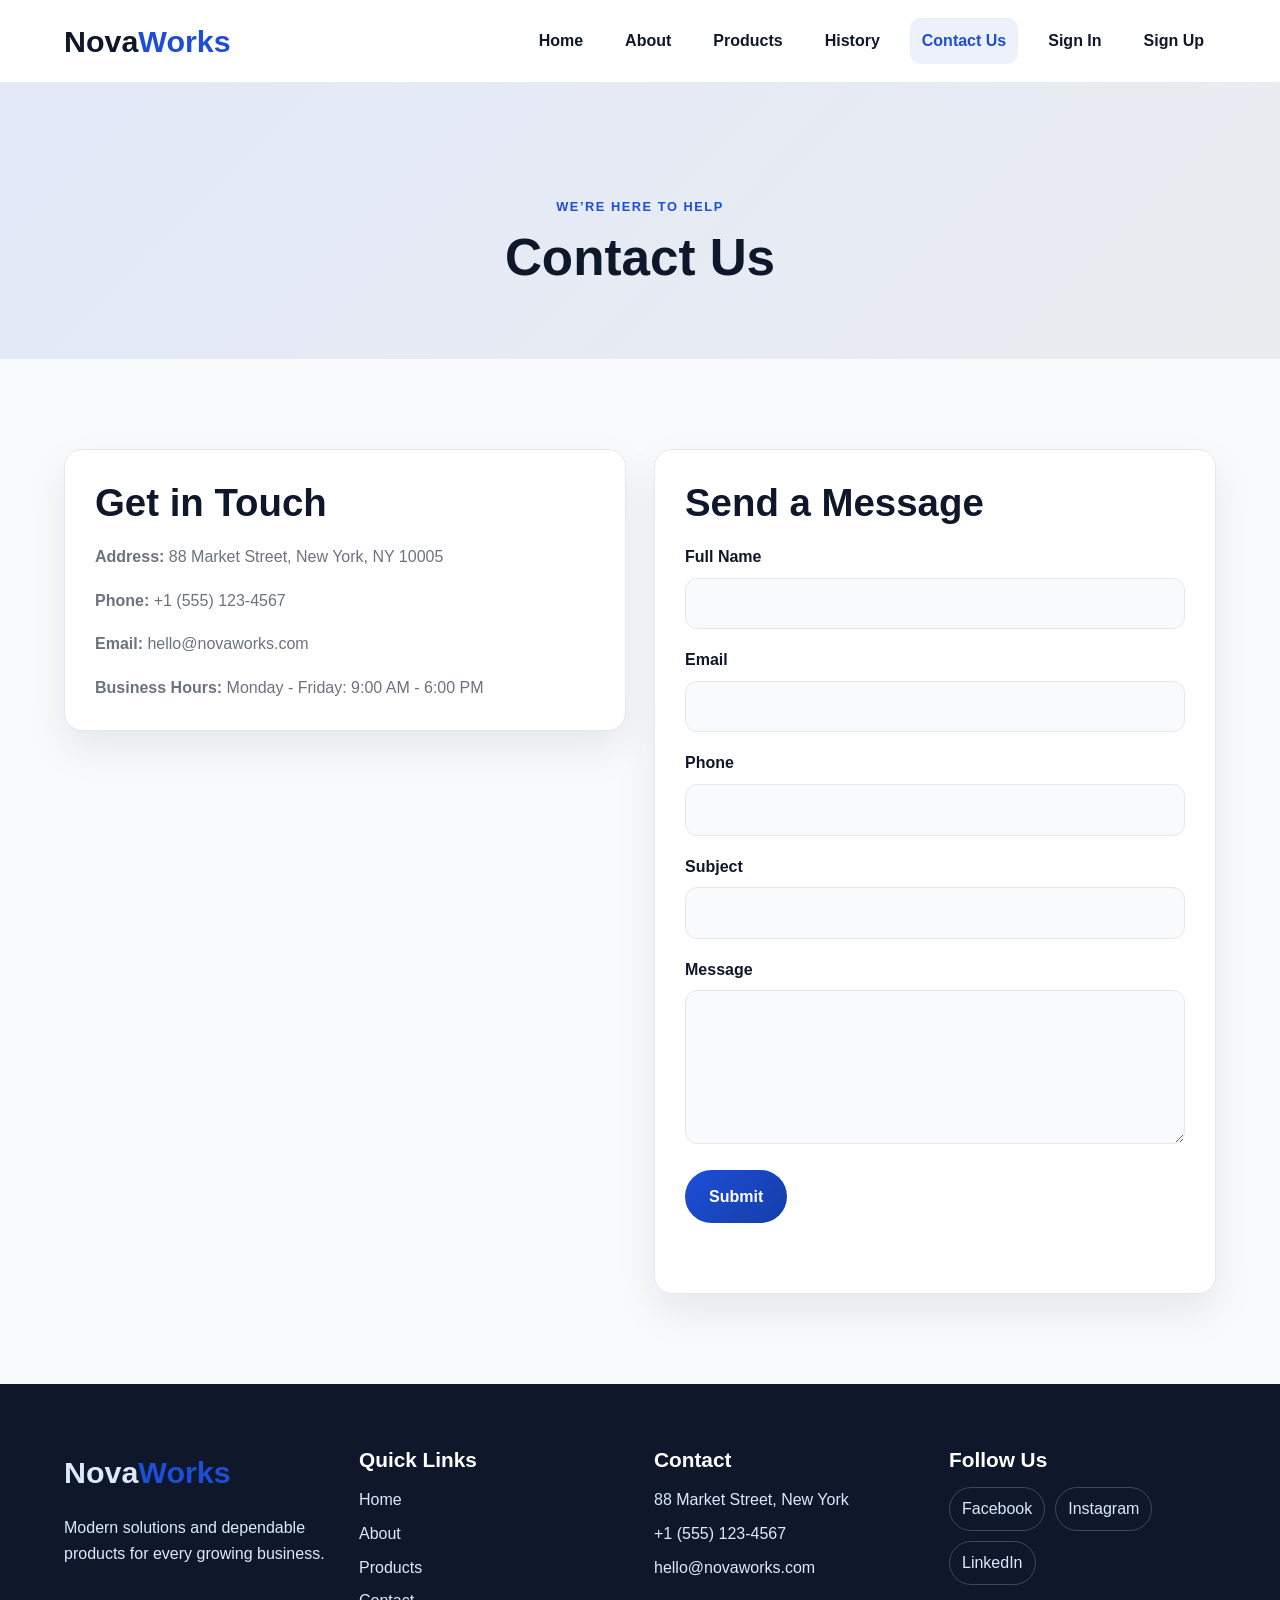
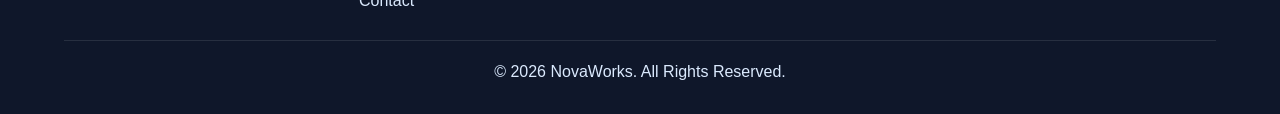
<file: contact.html>
<!DOCTYPE html>
<html lang="en">
  <head>
    <meta charset="UTF-8" />
    <meta name="viewport" content="width=device-width, initial-scale=1.0" />
    <title>NovaWorks | Contact</title>
    <meta
      name="description"
      content="Contact NovaWorks for support, sales, or business inquiries."
    />
    <link rel="stylesheet" href="css/style.css" />
  </head>
  <body data-page="contact">
    <header class="site-header">
      <div class="container nav-wrap">
        <a class="logo" href="index.html">Nova<span>Works</span></a>
        <button class="nav-toggle" type="button" aria-label="Toggle navigation" aria-expanded="false">
          <span></span>
          <span></span>
          <span></span>
        </button>
        <nav class="main-nav" aria-label="Main navigation">
          <a href="index.html" class="nav-link">Home</a>
          <a href="about.html" class="nav-link">About</a>
          <a href="products.html" class="nav-link">Products</a>
          <a href="history.html" class="nav-link">History</a>
          <a href="contact.html" class="nav-link active">Contact Us</a>
          <a href="signin.html" class="nav-link">Sign In</a>
          <a href="signup.html" class="nav-link">Sign Up</a>
        </nav>
      </div>
    </header>

    <main>
      <section class="page-hero small-hero">
        <div class="container">
          <span class="eyebrow">We’re here to help</span>
          <h1>Contact Us</h1>
        </div>
      </section>

      <section class="section">
        <div class="container contact-layout">
          <div class="contact-info card-block">
            <h2>Get in Touch</h2>
            <ul class="contact-list">
              <li><strong>Address:</strong> 88 Market Street, New York, NY 10005</li>
              <li><strong>Phone:</strong> +1 (555) 123-4567</li>
              <li><strong>Email:</strong> hello@novaworks.com</li>
              <li><strong>Business Hours:</strong> Monday - Friday: 9:00 AM - 6:00 PM</li>
            </ul>
          </div>

          <div class="contact-form-wrap card-block">
            <h2>Send a Message</h2>
            <form id="contactForm" novalidate>
              <div class="form-row">
                <label for="fullName">Full Name</label>
                <input id="fullName" name="fullName" type="text" Required />
              </div>

              <div class="form-row">
                <label for="email">Email</label>
                <input id="email" name="email" type="email" required />
              </div>

              <div class="form-row">
                <label for="phone">Phone</label>
                <input id="phone" name="phone" type="tel" required />
              </div>

              <div class="form-row">
                <label for="subject">Subject</label>
                <input id="subject" name="subject" type="text" required />
              </div>

              <div class="form-row">
                <label for="message">Message</label>
                <textarea id="message" name="message" rows="5" required></textarea>
              </div>

              <button type="submit" class="btn btn-primary">Submit</button>
              <p id="contactMessage" class="form-message" aria-live="polite"></p>
            </form>
          </div>
        </div>
      </section>
    </main>

    <footer class="site-footer">
      <div class="container footer-inner">
        <div class="footer-brand">
          <a class="logo" href="index.html">Nova<span>Works</span></a>
          <p>Modern solutions and dependable products for every growing business.</p>
        </div>

        <div class="footer-links">
          <h3>Quick Links</h3>
          <ul>
            <li><a href="index.html">Home</a></li>
            <li><a href="about.html">About</a></li>
            <li><a href="products.html">Products</a></li>
            <li><a href="contact.html">Contact</a></li>
          </ul>
        </div>

        <div class="footer-contact">
          <h3>Contact</h3>
          <ul>
            <li>88 Market Street, New York</li>
            <li>+1 (555) 123-4567</li>
            <li>hello@novaworks.com</li>
          </ul>
        </div>

        <div class="footer-social">
          <h3>Follow Us</h3>
          <div class="social-list">
            <span>Facebook</span>
            <span>Instagram</span>
            <span>LinkedIn</span>
          </div>
        </div>
      </div>

      <div class="container footer-bottom">
        <p>© 2026 NovaWorks. All Rights Reserved.</p>
      </div>
    </footer>

    <script src="js/script.js"></script>
  </body>
</html>
</file>
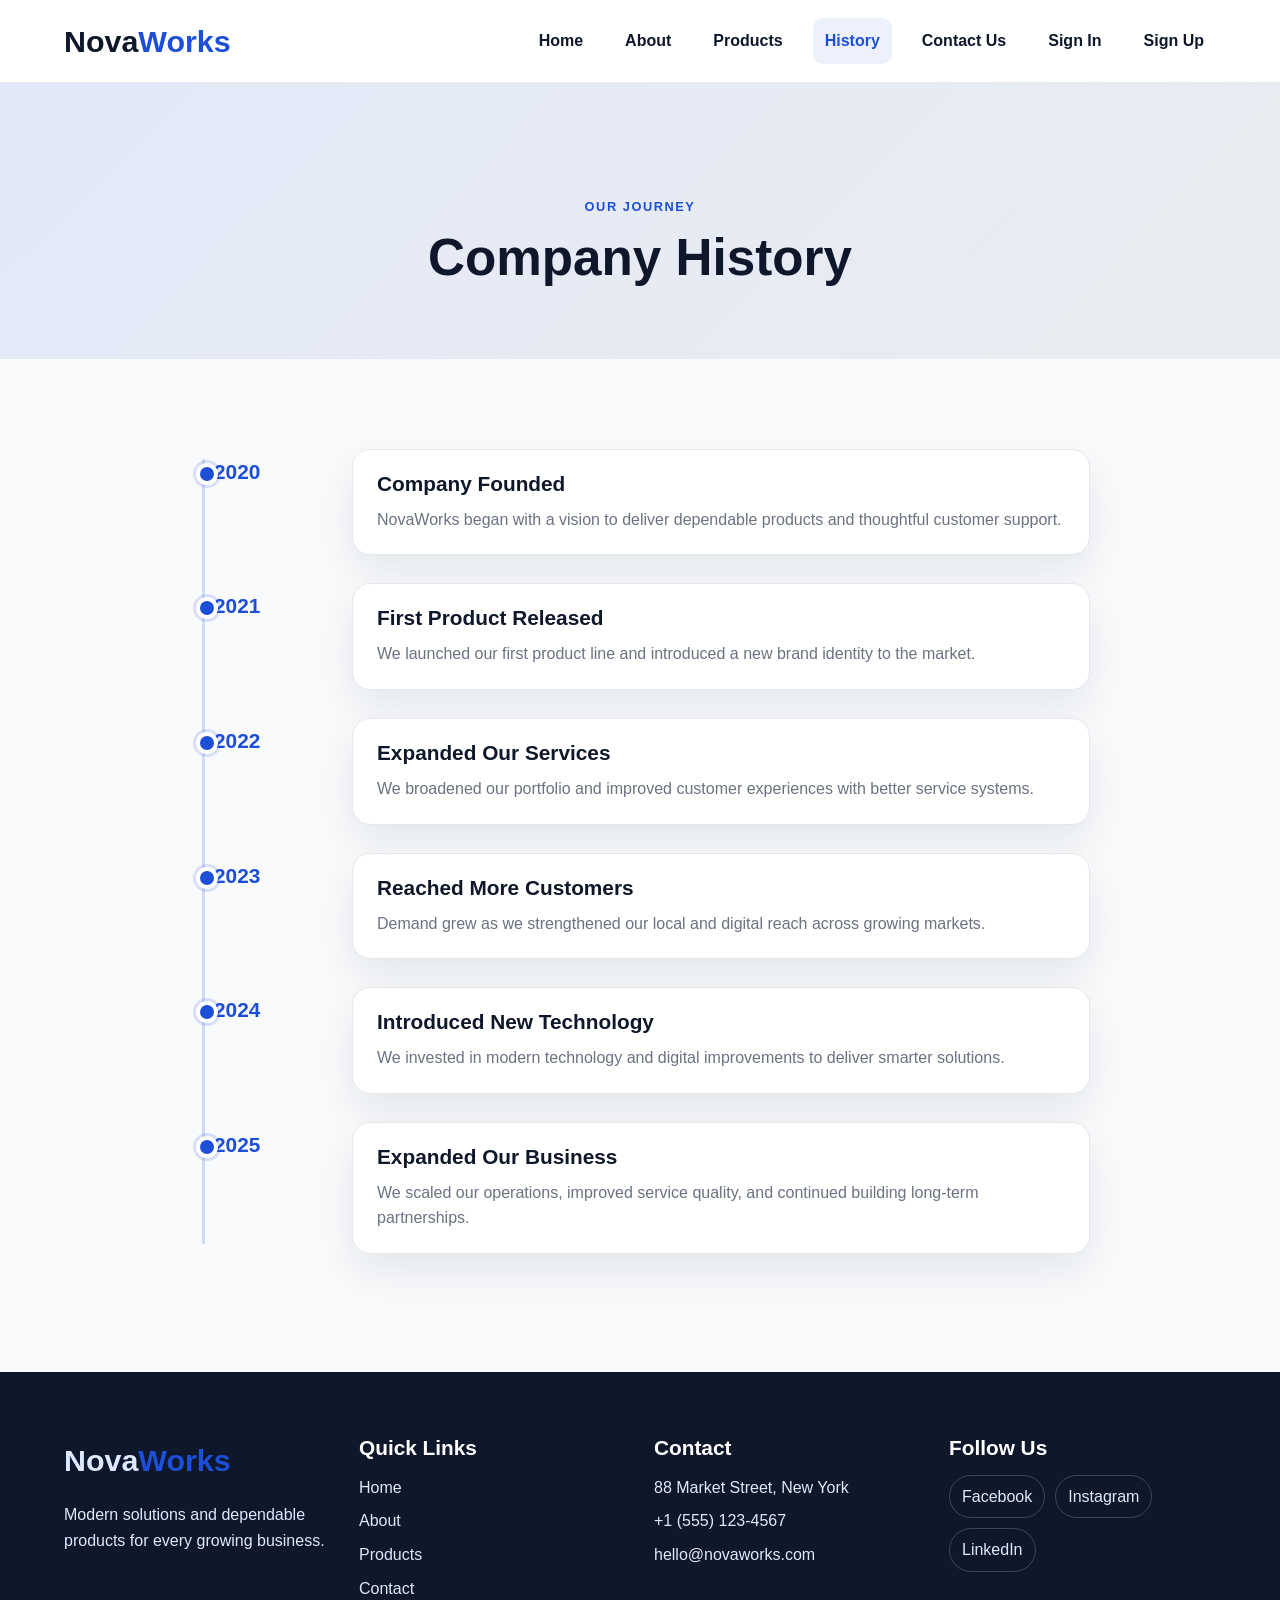
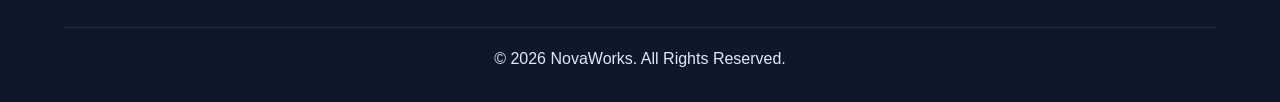
<file: history.html>
<!DOCTYPE html>
<html lang="en">
  <head>
    <meta charset="UTF-8" />
    <meta name="viewport" content="width=device-width, initial-scale=1.0" />
    <title>NovaWorks | History</title>
    <meta
      name="description"
      content="Explore the growth and milestones of NovaWorks."
    />
    <link rel="stylesheet" href="css/style.css" />
  </head>
  <body data-page="history">
    <header class="site-header">
      <div class="container nav-wrap">
        <a class="logo" href="index.html">Nova<span>Works</span></a>
        <button class="nav-toggle" type="button" aria-label="Toggle navigation" aria-expanded="false">
          <span></span>
          <span></span>
          <span></span>
        </button>
        <nav class="main-nav" aria-label="Main navigation">
          <a href="index.html" class="nav-link">Home</a>
          <a href="about.html" class="nav-link">About</a>
          <a href="products.html" class="nav-link">Products</a>
          <a href="history.html" class="nav-link active">History</a>
          <a href="contact.html" class="nav-link">Contact Us</a>
          <a href="signin.html" class="nav-link">Sign In</a>
          <a href="signup.html" class="nav-link">Sign Up</a>
        </nav>
      </div>
    </header>

    <main>
      <section class="page-hero small-hero">
        <div class="container">
          <span class="eyebrow">Our journey</span>
          <h1>Company History</h1>
        </div>
      </section>

      <section class="section">
        <div class="container">
          <div class="timeline">
            <div class="timeline-item">
              <div class="timeline-year">2020</div>
              <div class="timeline-content">
                <h3>Company Founded</h3>
                <p>NovaWorks began with a vision to deliver dependable products and thoughtful customer support.</p>
              </div>
            </div>

            <div class="timeline-item">
              <div class="timeline-year">2021</div>
              <div class="timeline-content">
                <h3>First Product Released</h3>
                <p>We launched our first product line and introduced a new brand identity to the market.</p>
              </div>
            </div>

            <div class="timeline-item">
              <div class="timeline-year">2022</div>
              <div class="timeline-content">
                <h3>Expanded Our Services</h3>
                <p>We broadened our portfolio and improved customer experiences with better service systems.</p>
              </div>
            </div>

            <div class="timeline-item">
              <div class="timeline-year">2023</div>
              <div class="timeline-content">
                <h3>Reached More Customers</h3>
                <p>Demand grew as we strengthened our local and digital reach across growing markets.</p>
              </div>
            </div>

            <div class="timeline-item">
              <div class="timeline-year">2024</div>
              <div class="timeline-content">
                <h3>Introduced New Technology</h3>
                <p>We invested in modern technology and digital improvements to deliver smarter solutions.</p>
              </div>
            </div>

            <div class="timeline-item">
              <div class="timeline-year">2025</div>
              <div class="timeline-content">
                <h3>Expanded Our Business</h3>
                <p>We scaled our operations, improved service quality, and continued building long-term partnerships.</p>
              </div>
            </div>
          </div>
        </div>
      </section>
    </main>

    <footer class="site-footer">
      <div class="container footer-inner">
        <div class="footer-brand">
          <a class="logo" href="index.html">Nova<span>Works</span></a>
          <p>Modern solutions and dependable products for every growing business.</p>
        </div>

        <div class="footer-links">
          <h3>Quick Links</h3>
          <ul>
            <li><a href="index.html">Home</a></li>
            <li><a href="about.html">About</a></li>
            <li><a href="products.html">Products</a></li>
            <li><a href="contact.html">Contact</a></li>
          </ul>
        </div>

        <div class="footer-contact">
          <h3>Contact</h3>
          <ul>
            <li>88 Market Street, New York</li>
            <li>+1 (555) 123-4567</li>
            <li>hello@novaworks.com</li>
          </ul>
        </div>

        <div class="footer-social">
          <h3>Follow Us</h3>
          <div class="social-list">
            <span>Facebook</span>
            <span>Instagram</span>
            <span>LinkedIn</span>
          </div>
        </div>
      </div>

      <div class="container footer-bottom">
        <p>© 2026 NovaWorks. All Rights Reserved.</p>
      </div>
    </footer>

    <script src="js/script.js"></script>
  </body>
</html>
</file>
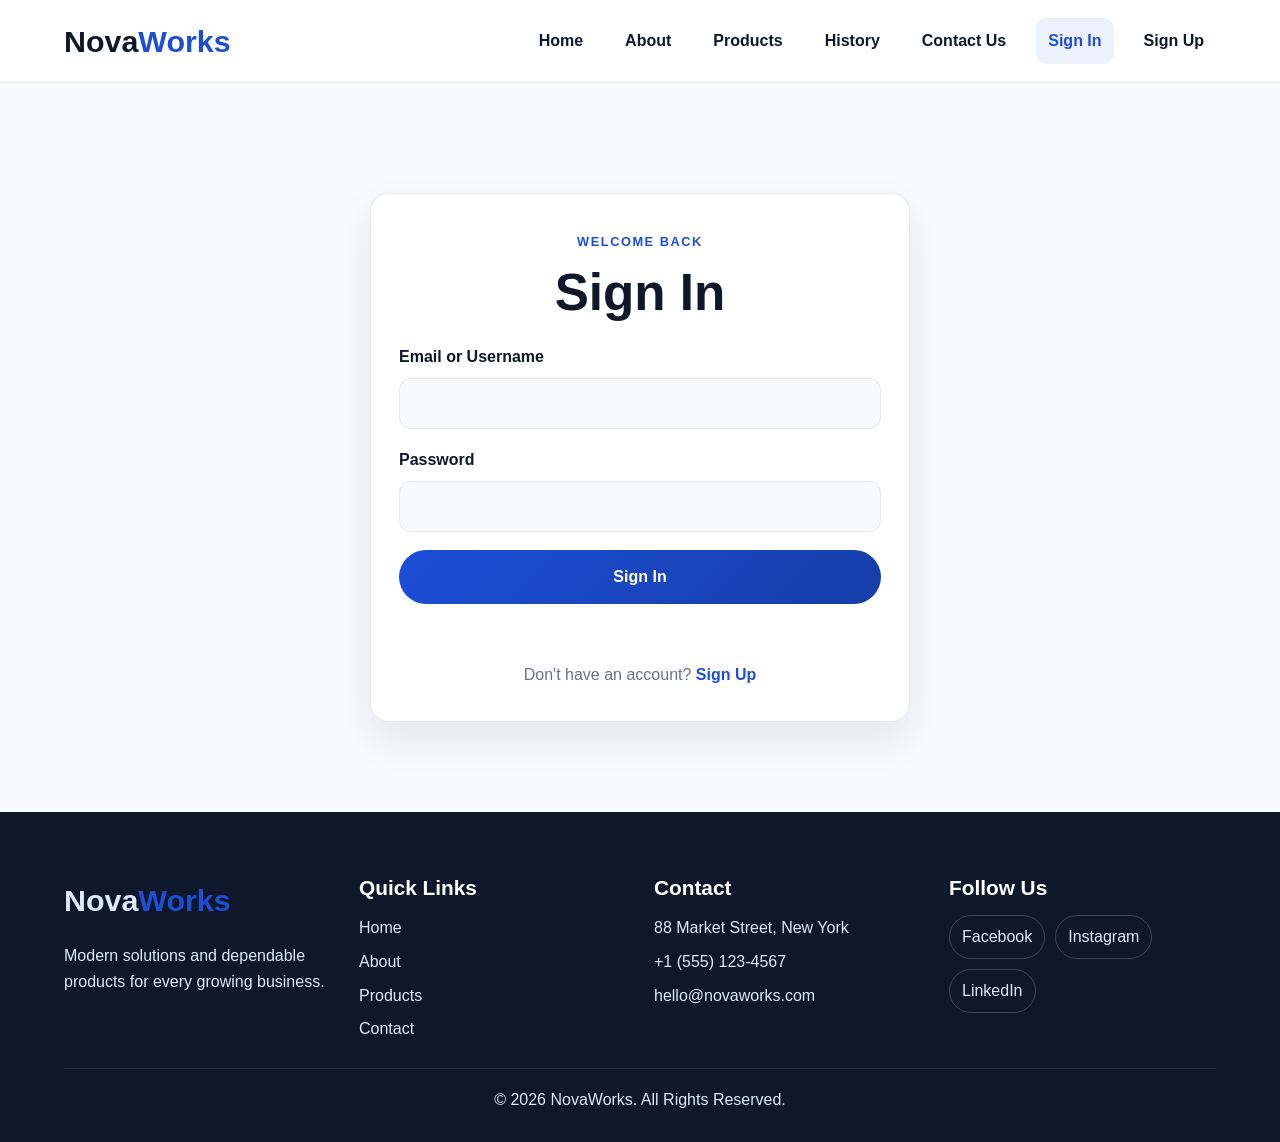
<file: signin.html>
<!DOCTYPE html>
<html lang="en">
  <head>
    <meta charset="UTF-8" />
    <meta name="viewport" content="width=device-width, initial-scale=1.0" />
    <title>NovaWorks | Sign In</title>
    <meta
      name="description"
      content="Sign in to your NovaWorks account."
    />
    <link rel="stylesheet" href="css/style.css" />
  </head>
  <body data-page="signin">
    <header class="site-header">
      <div class="container nav-wrap">
        <a class="logo" href="index.html">Nova<span>Works</span></a>
        <button class="nav-toggle" type="button" aria-label="Toggle navigation" aria-expanded="false">
          <span></span>
          <span></span>
          <span></span>
        </button>
        <nav class="main-nav" aria-label="Main navigation">
          <a href="index.html" class="nav-link">Home</a>
          <a href="about.html" class="nav-link">About</a>
          <a href="products.html" class="nav-link">Products</a>
          <a href="history.html" class="nav-link">History</a>
          <a href="contact.html" class="nav-link">Contact Us</a>
          <a href="signin.html" class="nav-link active">Sign In</a>
          <a href="signup.html" class="nav-link">Sign Up</a>
        </nav>
      </div>
    </header>

    <main>
      <section class="auth-section section">
        <div class="container auth-wrap">
          <div class="auth-card">
            <div class="auth-header">
              <span class="eyebrow">Welcome back</span>
              <h1>Sign In</h1>
            </div>

            <form id="signInForm" novalidate>
              <div class="form-row">
                <label for="loginIdentifier">Email or Username</label>
                <input id="loginIdentifier" name="loginIdentifier" type="text" required />
              </div>

              <div class="form-row">
                <label for="loginPassword">Password</label>
                <input id="loginPassword" name="loginPassword" type="password" required />
              </div>

              <button type="submit" class="btn btn-primary btn-block">Sign In</button>
              <p id="signInMessage" class="form-message" aria-live="polite"></p>

              <p class="auth-switch">
                Don't have an account?
                <a href="signup.html">Sign Up</a>
              </p>
            </form>
          </div>
        </div>
      </section>
    </main>

    <footer class="site-footer">
      <div class="container footer-inner">
        <div class="footer-brand">
          <a class="logo" href="index.html">Nova<span>Works</span></a>
          <p>Modern solutions and dependable products for every growing business.</p>
        </div>

        <div class="footer-links">
          <h3>Quick Links</h3>
          <ul>
            <li><a href="index.html">Home</a></li>
            <li><a href="about.html">About</a></li>
            <li><a href="products.html">Products</a></li>
            <li><a href="contact.html">Contact</a></li>
          </ul>
        </div>

        <div class="footer-contact">
          <h3>Contact</h3>
          <ul>
            <li>88 Market Street, New York</li>
            <li>+1 (555) 123-4567</li>
            <li>hello@novaworks.com</li>
          </ul>
        </div>

        <div class="footer-social">
          <h3>Follow Us</h3>
          <div class="social-list">
            <span>Facebook</span>
            <span>Instagram</span>
            <span>LinkedIn</span>
          </div>
        </div>
      </div>

      <div class="container footer-bottom">
        <p>© 2026 NovaWorks. All Rights Reserved.</p>
      </div>
    </footer>

    <script src="js/script.js"></script>
  </body>
</html>
</file>
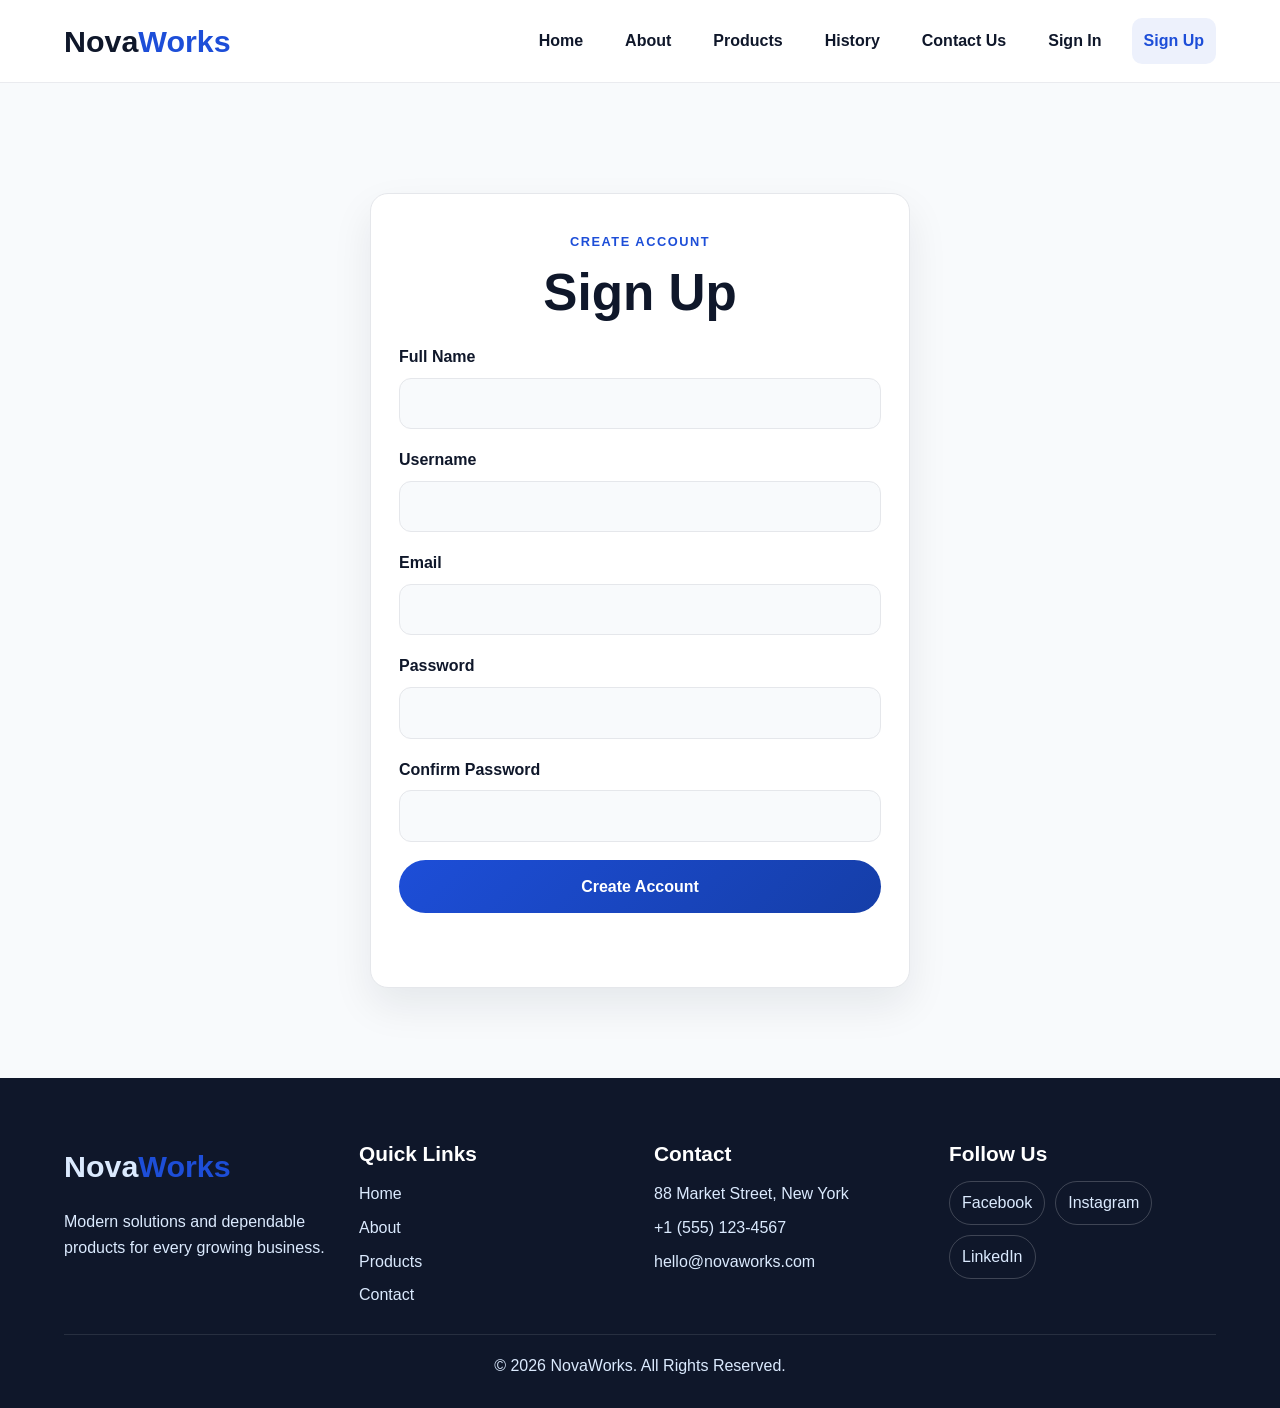
<file: signup.html>
<!DOCTYPE html>
<html lang="en">
  <head>
    <meta charset="UTF-8" />
    <meta name="viewport" content="width=device-width, initial-scale=1.0" />
    <title>NovaWorks | Sign Up</title>
    <meta
      name="description"
      content="Create your NovaWorks account."
    />
    <link rel="stylesheet" href="css/style.css" />
  </head>
  <body data-page="signup">
    <header class="site-header">
      <div class="container nav-wrap">
        <a class="logo" href="index.html">Nova<span>Works</span></a>
        <button class="nav-toggle" type="button" aria-label="Toggle navigation" aria-expanded="false">
          <span></span>
          <span></span>
          <span></span>
        </button>
        <nav class="main-nav" aria-label="Main navigation">
          <a href="index.html" class="nav-link">Home</a>
          <a href="about.html" class="nav-link">About</a>
          <a href="products.html" class="nav-link">Products</a>
          <a href="history.html" class="nav-link">History</a>
          <a href="contact.html" class="nav-link">Contact Us</a>
          <a href="signin.html" class="nav-link">Sign In</a>
          <a href="signup.html" class="nav-link active">Sign Up</a>
        </nav>
      </div>
    </header>

    <main>
      <section class="auth-section section">
        <div class="container auth-wrap">
          <div class="auth-card">
            <div class="auth-header">
              <span class="eyebrow">Create account</span>
              <h1>Sign Up</h1>
            </div>

            <form id="signUpForm" novalidate>
              <div class="form-row">
                <label for="signupName">Full Name</label>
                <input id="signupName" name="signupName" type="text" required />
              </div>

              <div class="form-row">
                <label for="signupUsername">Username</label>
                <input id="signupUsername" name="signupUsername" type="text" required />
              </div>

              <div class="form-row">
                <label for="signupEmail">Email</label>
                <input id="signupEmail" name="signupEmail" type="email" required />
              </div>

              <div class="form-row">
                <label for="signupPassword">Password</label>
                <input id="signupPassword" name="signupPassword" type="password" required />
              </div>

              <div class="form-row">
                <label for="signupConfirmPassword">Confirm Password</label>
                <input id="signupConfirmPassword" name="signupConfirmPassword" type="password" required />
              </div>

              <button type="submit" class="btn btn-primary btn-block">Create Account</button>
              <p id="signUpMessage" class="form-message" aria-live="polite"></p>
            </form>
          </div>
        </div>
      </section>
    </main>

    <footer class="site-footer">
      <div class="container footer-inner">
        <div class="footer-brand">
          <a class="logo" href="index.html">Nova<span>Works</span></a>
          <p>Modern solutions and dependable products for every growing business.</p>
        </div>

        <div class="footer-links">
          <h3>Quick Links</h3>
          <ul>
            <li><a href="index.html">Home</a></li>
            <li><a href="about.html">About</a></li>
            <li><a href="products.html">Products</a></li>
            <li><a href="contact.html">Contact</a></li>
          </ul>
        </div>

        <div class="footer-contact">
          <h3>Contact</h3>
          <ul>
            <li>88 Market Street, New York</li>
            <li>+1 (555) 123-4567</li>
            <li>hello@novaworks.com</li>
          </ul>
        </div>

        <div class="footer-social">
          <h3>Follow Us</h3>
          <div class="social-list">
            <span>Facebook</span>
            <span>Instagram</span>
            <span>LinkedIn</span>
          </div>
        </div>
      </div>

      <div class="container footer-bottom">
        <p>© 2026 NovaWorks. All Rights Reserved.</p>
      </div>
    </footer>

    <script src="js/script.js"></script>
  </body>
</html>
</file>
<file: css/style.css>
:root {
  --primary: #1d4ed8;
  --primary-dark: #153ea8;
  --secondary: #0f172a;
  --accent: #f59e0b;
  --light: #f8fafc;
  --white: #ffffff;
  --text: #1f2937;
  --muted: #6b7280;
  --border: #e5e7eb;
  --success: #16a34a;
  --error: #dc2626;
  --shadow: 0 18px 40px rgba(15, 23, 42, 0.08);
  --radius: 18px;
  --container: 1200px;
}

* {
  box-sizing: border-box;
  margin: 0;
  padding: 0;
}

html {
  scroll-behavior: smooth;
}

body {
  font-family: Arial, Helvetica, sans-serif;
  background: var(--light);
  color: var(--text);
  line-height: 1.6;
}

a {
  text-decoration: none;
  color: inherit;
}

img {
  width: 100%;
  display: block;
}

button,
input,
textarea {
  font: inherit;
}

.container {
  max-width: var(--container);
  width: 90%;
  margin: 0 auto;
}

.section {
  padding: 90px 0;
}

.eyebrow {
  display: inline-block;
  font-size: 0.8rem;
  letter-spacing: 0.12em;
  text-transform: uppercase;
  color: var(--primary);
  font-weight: 700;
  margin-bottom: 10px;
}

h1, h2, h3 {
  line-height: 1.2;
  color: var(--secondary);
}

h1 {
  font-size: clamp(2.4rem, 4vw, 4rem);
}

h2 {
  font-size: clamp(2rem, 3vw, 2.8rem);
  margin-bottom: 18px;
}

h3 {
  font-size: 1.3rem;
  margin-bottom: 10px;
}

p {
  color: var(--muted);
}

.site-header {
  position: sticky;
  top: 0;
  z-index: 50;
  background: rgba(255, 255, 255, 0.92);
  backdrop-filter: blur(14px);
  border-bottom: 1px solid rgba(229, 231, 235, 0.8);
}

.nav-wrap {
  display: flex;
  align-items: center;
  justify-content: space-between;
  min-height: 82px;
}

.logo {
  font-size: 1.9rem;
  font-weight: 800;
  color: var(--secondary);
}

.logo span {
  color: var(--primary);
}

.main-nav {
  display: flex;
  align-items: center;
  gap: 18px;
}

.nav-link {
  color: var(--secondary);
  font-weight: 600;
  padding: 10px 12px;
  border-radius: 10px;
  transition: all 0.3s ease;
}

.nav-link:hover,
.nav-link.active {
  background: rgba(29, 78, 216, 0.08);
  color: var(--primary);
}

.nav-toggle {
  display: none;
  flex-direction: column;
  justify-content: center;
  gap: 5px;
  width: 48px;
  height: 48px;
  border: 1px solid var(--border);
  border-radius: 12px;
  background: var(--white);
  cursor: pointer;
}

.nav-toggle span {
  display: block;
  width: 22px;
  height: 2px;
  margin: 0 auto;
  background: var(--secondary);
  border-radius: 4px;
}

.hero {
  padding: 80px 0 40px;
  background: linear-gradient(135deg, rgba(29, 78, 216, 0.08), rgba(245, 158, 11, 0.06));
}

.hero-inner {
  display: flex;
  align-items: center;
  justify-content: space-between;
  gap: 40px;
}

.hero-copy,
.hero-visual {
  flex: 1;
}

.hero-copy p {
  max-width: 620px;
  font-size: 1.08rem;
  margin-bottom: 26px;
}

.hero-actions {
  display: flex;
  align-items: center;
  gap: 16px;
  margin-bottom: 28px;
  flex-wrap: wrap;
}

.btn {
  display: inline-flex;
  align-items: center;
  justify-content: center;
  border: none;
  border-radius: 999px;
  padding: 14px 24px;
  font-weight: 700;
  cursor: pointer;
  transition: transform 0.3s ease, box-shadow 0.3s ease, background 0.3s ease;
}

.btn:hover {
  transform: translateY(-2px);
  box-shadow: 0 14px 22px rgba(29, 78, 216, 0.18);
}

.btn-primary {
  background: linear-gradient(135deg, var(--primary), var(--primary-dark));
  color: var(--white);
}

.btn-secondary {
  background: var(--white);
  color: var(--secondary);
  border: 1px solid var(--border);
}

.btn-small {
  padding: 10px 16px;
  font-size: 0.9rem;
}

.btn-block {
  width: 100%;
}

.hero-stats {
  display: flex;
  gap: 32px;
  flex-wrap: wrap;
}

.hero-stats div {
  display: flex;
  flex-direction: column;
}

.hero-stats strong {
  font-size: 1.6rem;
  color: var(--secondary);
}

.hero-stats span {
  color: var(--muted);
}

.hero-visual img {
  border-radius: 28px;
  box-shadow: var(--shadow);
  min-height: 420px;
  object-fit: cover;
}

.section-heading {
  margin-bottom: 34px;
}

.split-heading {
  display: flex;
  align-items: end;
  justify-content: space-between;
  gap: 20px;
}

.card-row {
  display: flex;
  flex-wrap: wrap;
  gap: 22px;
}

.info-card,
.product-card,
.team-card,
.card-block,
.auth-card {
  background: var(--white);
  border: 1px solid var(--border);
  border-radius: var(--radius);
  box-shadow: var(--shadow);
}

.info-card {
  flex: 1 1 220px;
  padding: 28px 24px;
  transition: transform 0.3s ease;
}

.info-card:hover,
.product-card:hover,
.team-card:hover {
  transform: translateY(-6px);
}

.card-icon {
  width: 58px;
  height: 58px;
  display: flex;
  align-items: center;
  justify-content: center;
  border-radius: 16px;
  background: rgba(29, 78, 216, 0.08);
  font-size: 1.8rem;
  margin-bottom: 18px;
}

.accent-bg {
  background: rgba(148, 163, 184, 0.06);
}

.product-row .product-card {
  flex: 1 1 290px;
  overflow: hidden;
}

.product-card img {
  height: 220px;
  object-fit: cover;
}

.product-content {
  padding: 20px;
}

.product-tag {
  display: inline-block;
  font-size: 0.76rem;
  font-weight: 700;
  text-transform: uppercase;
  letter-spacing: 0.08em;
  color: var(--primary);
  background: rgba(29, 78, 216, 0.08);
  border-radius: 999px;
  padding: 6px 10px;
  margin-bottom: 10px;
}

.product-meta {
  display: flex;
  align-items: center;
  justify-content: space-between;
  gap: 12px;
  margin-top: 18px;
}

.price {
  font-size: 1.5rem;
  font-weight: 800;
  color: var(--secondary);
}

.cta-box {
  background: linear-gradient(135deg, var(--secondary), #1e3a8a);
  border-radius: 26px;
  padding: 42px 36px;
  display: flex;
  align-items: center;
  justify-content: space-between;
  gap: 20px;
}

.cta-box h2,
.cta-box .eyebrow {
  color: var(--white);
}

.page-hero {
  padding: 110px 0 70px;
  background: linear-gradient(135deg, rgba(29, 78, 216, 0.1), rgba(15, 23, 42, 0.06));
}

.small-hero {
  text-align: center;
}

.text-section {
  max-width: 1000px;
}

.split-layout {
  display: flex;
  align-items: center;
  gap: 30px;
}

.split-layout > * {
  flex: 1;
}

.image-panel img {
  border-radius: 22px;
  min-height: 360px;
  object-fit: cover;
  box-shadow: var(--shadow);
}

.three-column-layout {
  display: flex;
  flex-wrap: wrap;
  gap: 22px;
}

.mission-card {
  flex: 1 1 260px;
}

.team-row .team-card {
  flex: 1 1 260px;
  overflow: hidden;
}

.team-card img {
  height: 260px;
  object-fit: cover;
}

.team-content {
  padding: 20px;
}

.team-content span {
  display: inline-block;
  color: var(--primary);
  font-weight: 700;
  margin-bottom: 10px;
}

.filter-bar {
  display: flex;
  flex-wrap: wrap;
  gap: 12px;
  margin-bottom: 30px;
}

.filter-btn {
  border: 1px solid var(--border);
  background: var(--white);
  color: var(--secondary);
  padding: 10px 18px;
  border-radius: 999px;
  font-weight: 700;
  cursor: pointer;
  transition: all 0.3s ease;
}

.filter-btn.active,
.filter-btn:hover {
  background: var(--primary);
  color: var(--white);
  border-color: var(--primary);
}

.product-item.hidden {
  display: none;
}

.contact-layout {
  display: flex;
  gap: 28px;
  align-items: flex-start;
}

.contact-layout > * {
  flex: 1;
}

.card-block {
  padding: 30px;
}

.contact-list {
  list-style: none;
  display: flex;
  flex-direction: column;
  gap: 18px;
  margin-top: 18px;
  color: var(--muted);
}

.form-row {
  margin-bottom: 18px;
}

label {
  display: block;
  margin-bottom: 8px;
  font-weight: 700;
  color: var(--secondary);
}

input,
textarea {
  width: 100%;
  border: 1px solid var(--border);
  border-radius: 12px;
  background: #f8fafc;
  padding: 12px 14px;
  transition: border-color 0.3s ease, box-shadow 0.3s ease;
}

input:focus,
textarea:focus {
  outline: none;
  border-color: var(--primary);
  box-shadow: 0 0 0 4px rgba(29, 78, 216, 0.1);
}

textarea {
  resize: vertical;
}

.form-message {
  margin-top: 16px;
  font-weight: 700;
  min-height: 24px;
}

.form-message.success {
  color: var(--success);
}

.form-message.error {
  color: var(--error);
}

.timeline {
  position: relative;
  padding-left: 24px;
  max-width: 900px;
  margin: 0 auto;
}

.timeline::before {
  content: "";
  position: absolute;
  left: 12px;
  top: 10px;
  bottom: 10px;
  width: 3px;
  background: rgba(29, 78, 216, 0.18);
}

.timeline-item {
  position: relative;
  display: flex;
  gap: 28px;
  margin-bottom: 28px;
}

.timeline-item::before {
  content: "";
  position: absolute;
  left: -18px;
  top: 14px;
  width: 14px;
  height: 14px;
  border-radius: 50%;
  background: var(--primary);
  border: 4px solid var(--white);
  box-shadow: 0 0 0 3px rgba(29, 78, 216, 0.15);
}

.timeline-year {
  min-width: 110px;
  font-size: 1.3rem;
  font-weight: 800;
  color: var(--primary);
  padding-top: 6px;
}

.timeline-content {
  background: var(--white);
  border: 1px solid var(--border);
  border-radius: var(--radius);
  padding: 22px 24px;
  flex: 1;
  box-shadow: var(--shadow);
}

.auth-section {
  padding-top: 110px;
}

.auth-wrap {
  display: flex;
  justify-content: center;
}

.auth-card {
  width: min(100%, 540px);
  padding: 34px 28px;
}

.auth-header {
  margin-bottom: 20px;
  text-align: center;
}

.auth-switch {
  text-align: center;
  margin-top: 18px;
  color: var(--muted);
}

.auth-switch a {
  color: var(--primary);
  font-weight: 700;
}

.site-footer {
  background: var(--secondary);
  color: #e2e8f0;
  padding-top: 64px;
}

.footer-inner {
  display: flex;
  justify-content: space-between;
  gap: 28px;
  padding-bottom: 26px;
  flex-wrap: wrap;
}

.footer-brand,
.footer-links,
.footer-contact,
.footer-social {
  flex: 1 1 180px;
}

.footer-brand .logo,
.footer-brand p,
.footer-links a,
.footer-contact li,
.footer-social span,
.footer-bottom p {
  color: #dbeafe;
}

.footer-brand .logo {
  display: inline-block;
  margin-bottom: 18px;
}

.footer-inner h3 {
  color: var(--white);
  margin-bottom: 14px;
}

.footer-inner ul {
  list-style: none;
  display: flex;
  flex-direction: column;
  gap: 8px;
}

.social-list {
  display: flex;
  flex-wrap: wrap;
  gap: 10px;
}

.social-list span {
  border: 1px solid rgba(255, 255, 255, 0.2);
  border-radius: 999px;
  padding: 8px 12px;
}

.footer-bottom {
  border-top: 1px solid rgba(255, 255, 255, 0.1);
  padding: 18px 0 30px;
  text-align: center;
}

@media (max-width: 900px) {
  .hero-inner,
  .split-layout,
  .contact-layout,
  .cta-box {
    flex-direction: column;
  }

  .cta-box {
    align-items: flex-start;
  }
}

@media (max-width: 768px) {
  .nav-toggle {
    display: flex;
  }

  .main-nav {
    position: absolute;
    top: 82px;
    left: 0;
    width: 100%;
    flex-direction: column;
    align-items: flex-start;
    background: rgba(255, 255, 255, 0.98);
    border-bottom: 1px solid var(--border);
    padding: 18px 5% 22px;
    display: none;
    box-shadow: 0 18px 28px rgba(15, 23, 42, 0.08);
  }

  .main-nav.open {
    display: flex;
  }

  .nav-link {
    width: 100%;
  }

  .hero {
    padding-top: 60px;
  }

  .split-heading {
    flex-direction: column;
    align-items: flex-start;
  }
}

@media (max-width: 560px) {
  .section {
    padding: 70px 0;
  }

  .hero-stats {
    flex-direction: column;
    gap: 14px;
  }

  .timeline-item {
    flex-direction: column;
    gap: 10px;
  }

  .timeline::before {
    left: 7px;
  }

  .timeline-item::before {
    left: -14px;
  }

  .auth-card,
  .card-block {
    padding: 22px 18px;
  }
}
</file>
